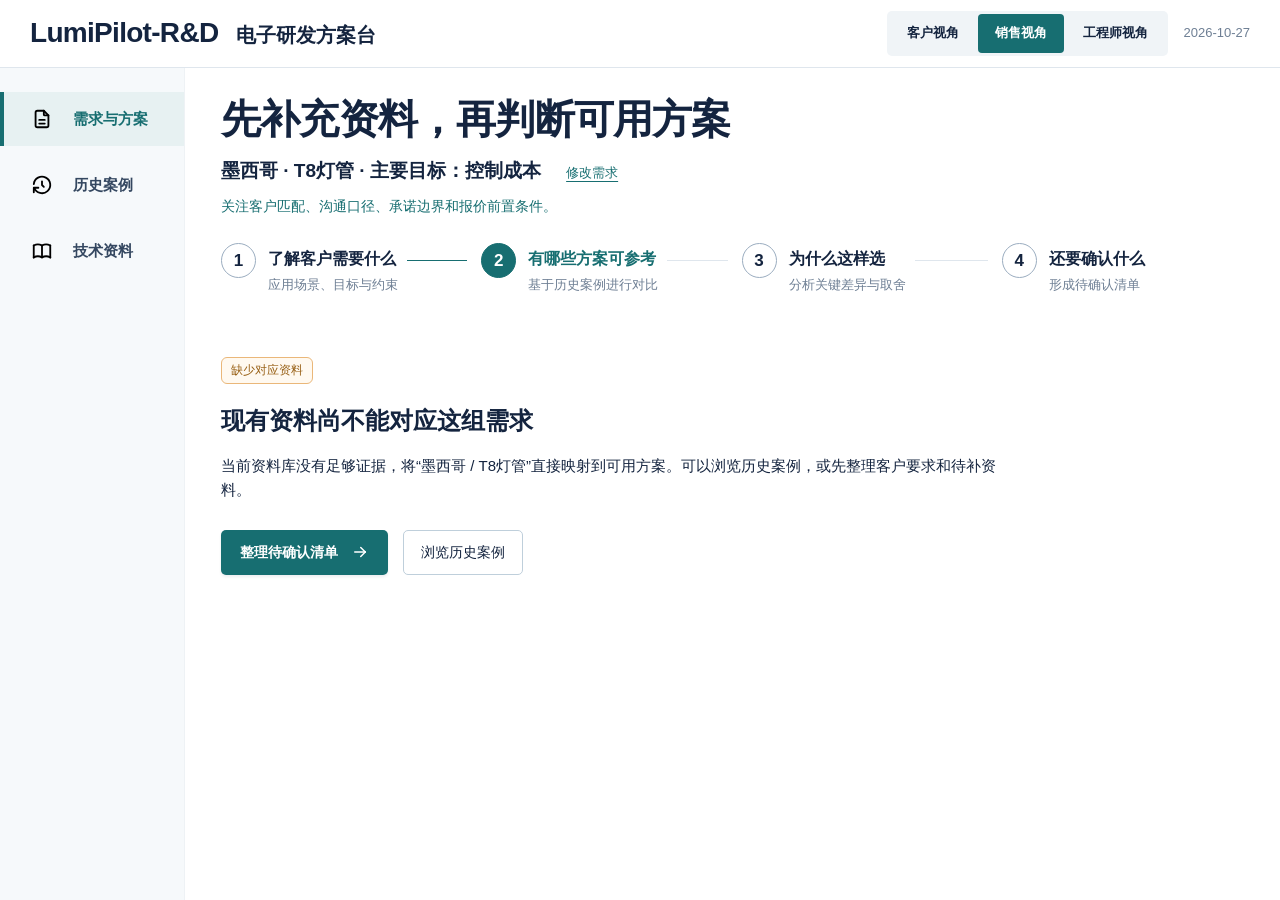
<file: web/index.html>
<!doctype html><html lang="zh-CN"><head><meta charset="utf-8"><meta name="viewport" content="width=device-width,initial-scale=1"><meta name="color-scheme" content="light"><title>LumiPilot-R&amp;D · 电子研发方案台</title><link rel="stylesheet" href="ui-v4.css"></head><body><header class="top"><div class="brand"><b>LumiPilot-R&amp;D</b><span>电子研发方案台</span></div><div class="top-right"><div class="roles" role="group" aria-label="查看视角"><button data-role="customer" aria-pressed="false">客户视角</button><button data-role="sales" aria-pressed="true">销售视角</button><button data-role="engineer" aria-pressed="false">工程师视角</button></div><time class="date" datetime="2026-10-27">2026-10-27</time></div></header><div class="shell"><aside><nav aria-label="主导航"><button data-nav="compare" aria-current="page"><img class="icon" src="ui-assets/icons/file-description.svg" alt="">需求与方案</button><button data-nav="history" aria-current="false"><img class="icon" src="ui-assets/icons/history.svg" alt="">历史案例</button><button data-nav="files" aria-current="false"><img class="icon" src="ui-assets/icons/book.svg" alt="">技术资料</button></nav></aside><main id="content"></main></div><script type="application/json" id="case-data">{}</script><script type="application/json" id="library-data">{"products": [], "sources": []}</script><script src="ui-v4.js"></script></body></html>
</file>
<file: web/ui-v4.css>
:root{--ink:#14243f;--muted:#6e7f94;--line:#dfe6ed;--teal:#176e71;--teal-light:#edf7f6;--amber:#986015;--amber-light:#fff7eb;--side:#f6f9fb;--white:#fff}*{box-sizing:border-box}body{margin:0;background:var(--white);color:var(--ink);font:15px/1.6 -apple-system,BlinkMacSystemFont,'PingFang SC','Microsoft YaHei',sans-serif}button,input,select,textarea{font:inherit;color:inherit}button,a,input,select,textarea{ -webkit-tap-highlight-color:transparent}button,a{touch-action:manipulation}button{cursor:pointer}button:disabled{cursor:default;opacity:.55}a{color:var(--teal)}button:focus-visible,a:focus-visible,input:focus-visible,select:focus-visible,summary:focus-visible{outline:3px solid #75b8c4;outline-offset:3px}h1,h2,h3,p{margin:0}button{background:transparent;border:0}img.icon{width:22px;height:22px;vertical-align:middle;flex:none}.top{height:68px;border-bottom:1px solid var(--line);display:flex;align-items:center;justify-content:space-between;padding:0 30px;gap:24px}.brand{display:flex;align-items:baseline;gap:18px;white-space:nowrap}.brand b{font-size:28px;font-weight:750;letter-spacing:-.7px}.brand span{font-size:20px;font-weight:650}.top-right{display:flex;align-items:center;gap:34px}.roles{display:flex;background:#f0f4f7;border-radius:5px;padding:3px;gap:2px}.roles button{font-size:13px;padding:9px 17px;border-radius:4px;font-weight:600}.roles button[aria-pressed=true]{background:var(--teal);color:white}.date{font-size:13px;color:var(--muted);white-space:nowrap}.shell{display:grid;grid-template-columns:185px minmax(0,1fr);min-height:calc(100vh - 68px)}aside{background:var(--side);border-right:1px solid #eef2f5;padding-top:24px}aside nav{display:grid;gap:12px}aside button{display:flex;align-items:center;gap:20px;padding:15px 27px;text-align:left;white-space:nowrap;font-weight:600;border-left:4px solid transparent;color:#344760}aside button[aria-current=page]{background:#e7f1f2;border-left-color:var(--teal);color:var(--teal)}.sidebar-help{margin:50px 25px;color:var(--muted);font-size:12px;line-height:1.9}main{padding:24px 32px 32px 36px;min-width:0}.heading{font-size:36px;letter-spacing:-.8px;line-height:1.35;font-weight:750;margin-bottom:10px}.context{font-size:18px;font-weight:650}.context button{margin-left:14px;font-size:13px;color:var(--teal);font-weight:500;text-decoration:underline;text-underline-offset:4px}.steps{display:grid;grid-template-columns:repeat(4,minmax(0,1fr));margin:28px 0 29px;gap:14px}.step{display:flex;align-items:flex-start;gap:12px;padding:0;text-align:left;position:relative}.step:after{content:'';height:1px;background:var(--line);position:absolute;left:50px;right:0;top:17px;z-index:0}.step:last-child:after{display:none}.step span.n{position:relative;z-index:1;display:flex;justify-content:center;align-items:center;width:35px;height:35px;border:1px solid #9badc0;border-radius:50%;background:white;flex:none;font-size:17px;font-weight:600}.step-copy{z-index:1;background:white;margin-top:3px;padding-right:9px}.step-copy b{display:block;font-size:15px;font-weight:650}.step-copy small{display:block;color:var(--muted);font-size:12px;margin-top:3px}.step[aria-current=step] .n{background:var(--teal);border-color:var(--teal);color:white}.step[aria-current=step] b{color:var(--teal)}.compare-wrap{overflow-x:auto;border:1px solid var(--line);border-radius:5px}.comparison{width:100%;border-collapse:collapse;table-layout:fixed}.comparison col:first-child{width:19%}.comparison col:not(:first-child){width:40.5%}.comparison th,.comparison td{padding:17px 22px;text-align:left;vertical-align:top;border-bottom:1px solid var(--line);border-right:1px solid var(--line)}.comparison th:last-child,.comparison td:last-child{border-right:0}.comparison tbody tr:last-child td,.comparison tbody tr:last-child th{border-bottom:0}.comparison thead th{background:#f3f6f9;font-size:15px;font-weight:650;padding-top:19px;padding-bottom:19px}.comparison thead th:nth-child(2){background:var(--teal-light)}.comparison thead th:nth-child(3){background:var(--amber-light)}.comparison tbody th{background:#f5f8fa;font-size:14px;font-weight:600}.column-title{display:flex;align-items:center;gap:12px;flex-wrap:wrap;font-size:20px;font-weight:700;line-height:1.4}.tag{display:inline-block;border:1px solid #b5ded9;background:#e5f5f1;color:#16726c;border-radius:6px;padding:3px 9px;font-size:12px;font-weight:500;white-space:nowrap}.tag.pending{border-color:#eab779;background:#fff9f0;color:var(--amber)}.sub{font-size:13px;color:var(--muted);margin-top:5px;line-height:1.65}.cell-title{font-size:15px;font-weight:600;line-height:1.55}.decision-note{display:flex;gap:18px;align-items:center;margin-top:12px;padding:15px 18px;border-left:4px solid var(--teal);background:var(--teal-light);border-radius:3px}.decision-note strong{color:var(--teal);font-size:17px;white-space:nowrap}.decision-note p{font-size:13px;color:#596f80}.pending-row{display:grid;grid-template-columns:225px 1fr;gap:24px;margin:23px 0 18px;align-items:start}.pending-row h2{font-size:16px;margin-top:5px}.pending-items{display:grid;grid-template-columns:repeat(3,minmax(0,1fr));gap:24px}.pending-item{display:flex;gap:13px}.pending-item:not(:last-child){border-right:1px solid var(--line);padding-right:18px}.mini-number{background:#e9eef3;color:#5b7087;border-radius:50%;width:31px;height:31px;display:flex;justify-content:center;align-items:center;flex:none;font-size:15px}.pending-item b{font-size:14px}.pending-item p{font-size:12px;line-height:1.7;color:var(--muted);margin-top:3px}.bottom-actions{display:flex;align-items:center;justify-content:space-between;gap:20px}.link-button{display:inline-flex;align-items:center;gap:8px;font-size:13px;color:#196f99;text-decoration:underline;text-underline-offset:4px;padding:0}.link-button img{width:17px}.primary{display:inline-flex;align-items:center;justify-content:center;gap:13px;background:var(--teal);color:white;padding:11px 19px;border-radius:5px;font-size:14px;font-weight:600;box-shadow:0 2px 3px #14243f14;text-decoration:none}.primary img{filter:brightness(0) invert(1);width:18px}.secondary{display:inline-flex;align-items:center;justify-content:center;gap:8px;border:1px solid #bfcfdb;background:white;border-radius:5px;padding:10px 17px;text-decoration:none;font-size:14px}.small-note{font-size:12px;color:var(--muted);margin-top:14px}.engineering{margin-top:23px;border-top:1px solid var(--line);padding-top:20px}.engineering summary{cursor:pointer;font-weight:650;color:var(--teal)}.engineering .details-body{margin-top:16px;display:grid;grid-template-columns:1fr 1fr;gap:24px}.engineering h3{font-size:16px;margin-bottom:7px}.engineering p{font-size:14px;margin-bottom:9px}.sources{display:flex;gap:9px;flex-wrap:wrap;margin:10px 0}.sources a{font-size:13px;border-bottom:1px solid #b1ced3;text-decoration:none}.form-panel{max-width:940px;margin-top:30px;padding:24px 0}.form-fields{display:grid;grid-template-columns:1fr 1fr;gap:24px}.field{display:grid;gap:7px;font-size:14px;font-weight:550}.field input,.field select{border:1px solid #bfcdd9;border-radius:5px;padding:12px;background:white;width:100%;min-width:0;font-weight:400}.form-actions{display:flex;gap:15px;align-items:center;margin-top:28px}.help-line{font-size:13px;color:var(--muted);line-height:1.8;margin-top:18px}.question-list{display:grid;gap:1px;background:var(--line);border:1px solid var(--line);border-radius:5px;overflow:hidden}.question{background:white;padding:19px 22px;display:grid;grid-template-columns:1fr 220px;gap:20px;align-items:start}.question label{display:flex;align-items:flex-start;gap:12px;font-weight:600;font-size:15px}.question input[type=checkbox]{margin-top:7px;accent-color:var(--teal);width:16px;height:16px;flex:none}.question p{font-size:13px;color:var(--muted);margin:5px 0 0 29px}.question textarea{font-size:13px;border:1px solid #c6d3de;border-radius:4px;padding:9px;resize:vertical;width:100%;min-height:65px}.toolbar{display:flex;gap:12px;justify-content:space-between;align-items:center;margin:20px 0}.toolbar-actions{display:flex;gap:10px;flex-wrap:wrap}.cases{display:grid;gap:0;border-top:1px solid var(--line);margin-top:25px}.case{padding:23px 0;border-bottom:1px solid var(--line);display:grid;grid-template-columns:1fr auto;gap:25px}.case h2{font-size:19px;margin-bottom:8px}.case p{color:var(--muted);font-size:14px;max-width:780px;line-height:1.8}.case-meta{font-size:12px;margin-top:11px;color:var(--teal)}.reason-list{counter-reset:reason;max-width:940px;margin:25px 0}.reason{padding:22px 0;border-bottom:1px solid var(--line);display:flex;gap:20px}.reason-number{color:var(--teal);font-size:23px;font-weight:600;width:28px;flex:none}.reason h2{font-size:20px;margin-bottom:7px}.reason p{font-size:15px;line-height:1.9;color:#51677d}.files-header{display:flex;gap:15px;justify-content:space-between;align-items:flex-start;margin-bottom:20px}.files-list{display:grid;gap:0;border-top:1px solid var(--line)}.file-line{display:flex;align-items:center;justify-content:space-between;gap:20px;padding:20px 0;border-bottom:1px solid var(--line);text-decoration:none;color:var(--ink)}.file-line span{display:block}.file-line b{font-size:16px}.advanced{margin-top:26px;border-top:1px solid var(--line);padding-top:18px}.advanced summary{font-weight:650;color:var(--teal);cursor:pointer}.advanced iframe{width:100%;height:900px;margin-top:15px;border:1px solid var(--line);border-radius:5px;background:white}.empty-state{padding:38px 0;max-width:800px}.empty-state h2{font-size:24px;margin-bottom:14px}.status-line{color:var(--teal);font-size:13px;min-height:20px}.sr-only{position:absolute;width:1px;height:1px;clip-path:inset(50%);overflow:hidden;white-space:nowrap}.view-explain{color:var(--muted);font-size:12px}.role-note{margin-top:8px;color:var(--muted);font-size:12px}.chartless-note{margin-top:22px;border-left:3px solid var(--teal);padding:12px 17px;background:var(--teal-light)}
@media(min-width:1600px){main{max-width:1450px;margin:0 auto;width:100%}}
@media(max-width:1150px){.shell{grid-template-columns:155px minmax(0,1fr)}aside button{padding-left:18px;gap:12px}main{padding:25px}.heading{font-size:29px}.step-copy small{display:none}.comparison th,.comparison td{padding:16px}.pending-row{grid-template-columns:1fr;gap:15px}.decision-note{align-items:flex-start}.decision-note strong{white-space:normal;min-width:180px}.date{display:none}.top-right{gap:10px}.brand span{font-size:17px}.brand b{font-size:25px}}
@media(max-width:760px){.top{height:auto;min-height:100px;flex-wrap:wrap;padding:15px 18px;gap:12px}.brand{gap:12px}.brand b{font-size:24px}.brand span{font-size:16px}.top-right{width:100%;justify-content:space-between}.roles button{padding:7px 14px;font-size:12px}.shell{display:block}aside{padding:0;border-right:0;border-bottom:1px solid var(--line)}aside nav{display:flex;gap:0}aside button{padding:12px 15px;border-left:0;border-bottom:3px solid transparent;font-size:13px;gap:8px;flex:1;justify-content:center}aside button[aria-current=page]{border-bottom-color:var(--teal);border-left:0}.sidebar-help{display:none}img.icon{width:19px;height:19px}main{padding:24px 17px}.heading{font-size:26px;line-height:1.45;letter-spacing:-.5px}.context{font-size:14px}.context button{margin-left:0;display:block;margin-top:9px}.steps{gap:8px;margin:22px 0}.step{display:block}.step .n{width:29px!important;height:29px!important;font-size:14px!important}.step-copy{padding-right:0;margin-top:8px}.step-copy b{font-size:12px;font-weight:550}.step:after{left:36px;top:14px}.comparison{min-width:650px}.comparison col:first-child{width:150px}.comparison th,.comparison td{padding:15px}.column-title{font-size:17px;gap:6px}.cell-title{font-size:14px}.sub{font-size:12px}.compare-wrap{margin:0 -1px}.decision-note{display:block;padding:13px 14px}.decision-note img{display:none}.decision-note strong{font-size:16px}.decision-note p{margin-top:6px;font-size:12px}.pending-items{grid-template-columns:1fr;gap:15px}.pending-item:not(:last-child){border-right:0;padding-right:0}.pending-item p{font-size:13px}.pending-row{margin:23px 0}.bottom-actions{flex-direction:column;align-items:flex-start;gap:19px}.bottom-actions .primary{width:100%}.engineering .details-body{grid-template-columns:1fr}.form-fields{grid-template-columns:1fr;gap:18px}.form-actions{flex-wrap:wrap}.question{grid-template-columns:1fr;gap:12px;padding:17px}.question textarea{margin-left:27px;width:calc(100% - 27px)}.toolbar{align-items:flex-start;gap:14px;flex-direction:column}.case{grid-template-columns:1fr;gap:15px}.case .secondary{justify-self:start}.files-header{display:block}.files-header .secondary{margin-top:15px}.advanced iframe{height:780px}.small-note{line-height:1.8}.view-explain{display:none}}
@media print){.top-right,aside,.steps,.bottom-actions,.advanced,.toolbar-actions,.question textarea,.form-actions{display:none!important}.shell{display:block}main{padding:20px}.comparison{min-width:0}.heading{font-size:25px}.top{height:60px}.question{break-inside:avoid}.compare-wrap{overflow:visible}body{font-size:12px}}
/* Desktop fidelity pass: preserve the selected mock's readable type scale. */
@media(min-width:1151px){.heading{font-size:40px}.context{font-size:19px}.step-copy b{font-size:16px}.step-copy small{font-size:13px}.cell-title{font-size:17px}.comparison tbody th{font-size:16px}.comparison td .sub{font-size:14px}.comparison th,.comparison td{padding-top:15px;padding-bottom:15px}.column-title{font-size:21px}}
#content[data-page=compare] .engineering:not([open]){display:none}
@media(min-width:1151px){.steps{margin-top:24px;margin-bottom:23px}.pending-row{margin-top:20px;margin-bottom:15px}}
.steps:has(.step:nth-child(2)[aria-current=step]) .step:first-child:after{background:var(--teal)}
/* Keep both alternatives readable without sideways navigation on small screens. */
@media(max-width:760px){.comparison{display:block;min-width:0;table-layout:auto}.comparison colgroup{display:none}.comparison thead,.comparison tbody{display:block;width:100%}.comparison tr{display:grid;grid-template-columns:minmax(0,1fr) minmax(0,1fr)}.comparison thead th:first-child{display:none}.comparison th,.comparison td{display:block;min-width:0;padding:14px 12px;overflow-wrap:anywhere}.comparison tbody th{grid-column:1/-1;border-right:0;padding:10px 12px;background:#edf2f6;font-size:13px}.comparison tbody tr:last-child th{border-bottom:1px solid var(--line)}.comparison td:nth-child(2){border-right:1px solid var(--line)}.column-title{font-size:16px}.comparison .cell-title{font-size:14px;line-height:1.65}.comparison .sub{font-size:12px;line-height:1.75}}
@media(max-width:380px){aside button{padding:12px 9px;gap:5px;font-size:12px}aside img.icon{width:17px;height:17px}.top{padding-left:15px;padding-right:15px}.brand b{font-size:22px}.brand span{font-size:15px}.roles button{padding-left:12px;padding-right:12px}.step-copy b{font-size:11px}}
.role-guidance{font-size:14px;color:var(--teal);margin:9px 0 0;line-height:1.7}

.rd-logout{margin:0}.rd-logout button{font-size:12px;padding:6px 9px;color:var(--teal);white-space:nowrap}.top-right{gap:16px}@media(max-width:760px){.brand{flex-wrap:wrap;gap:3px 12px}.top-right{justify-content:flex-start;flex-wrap:wrap;gap:8px}}
</file>
